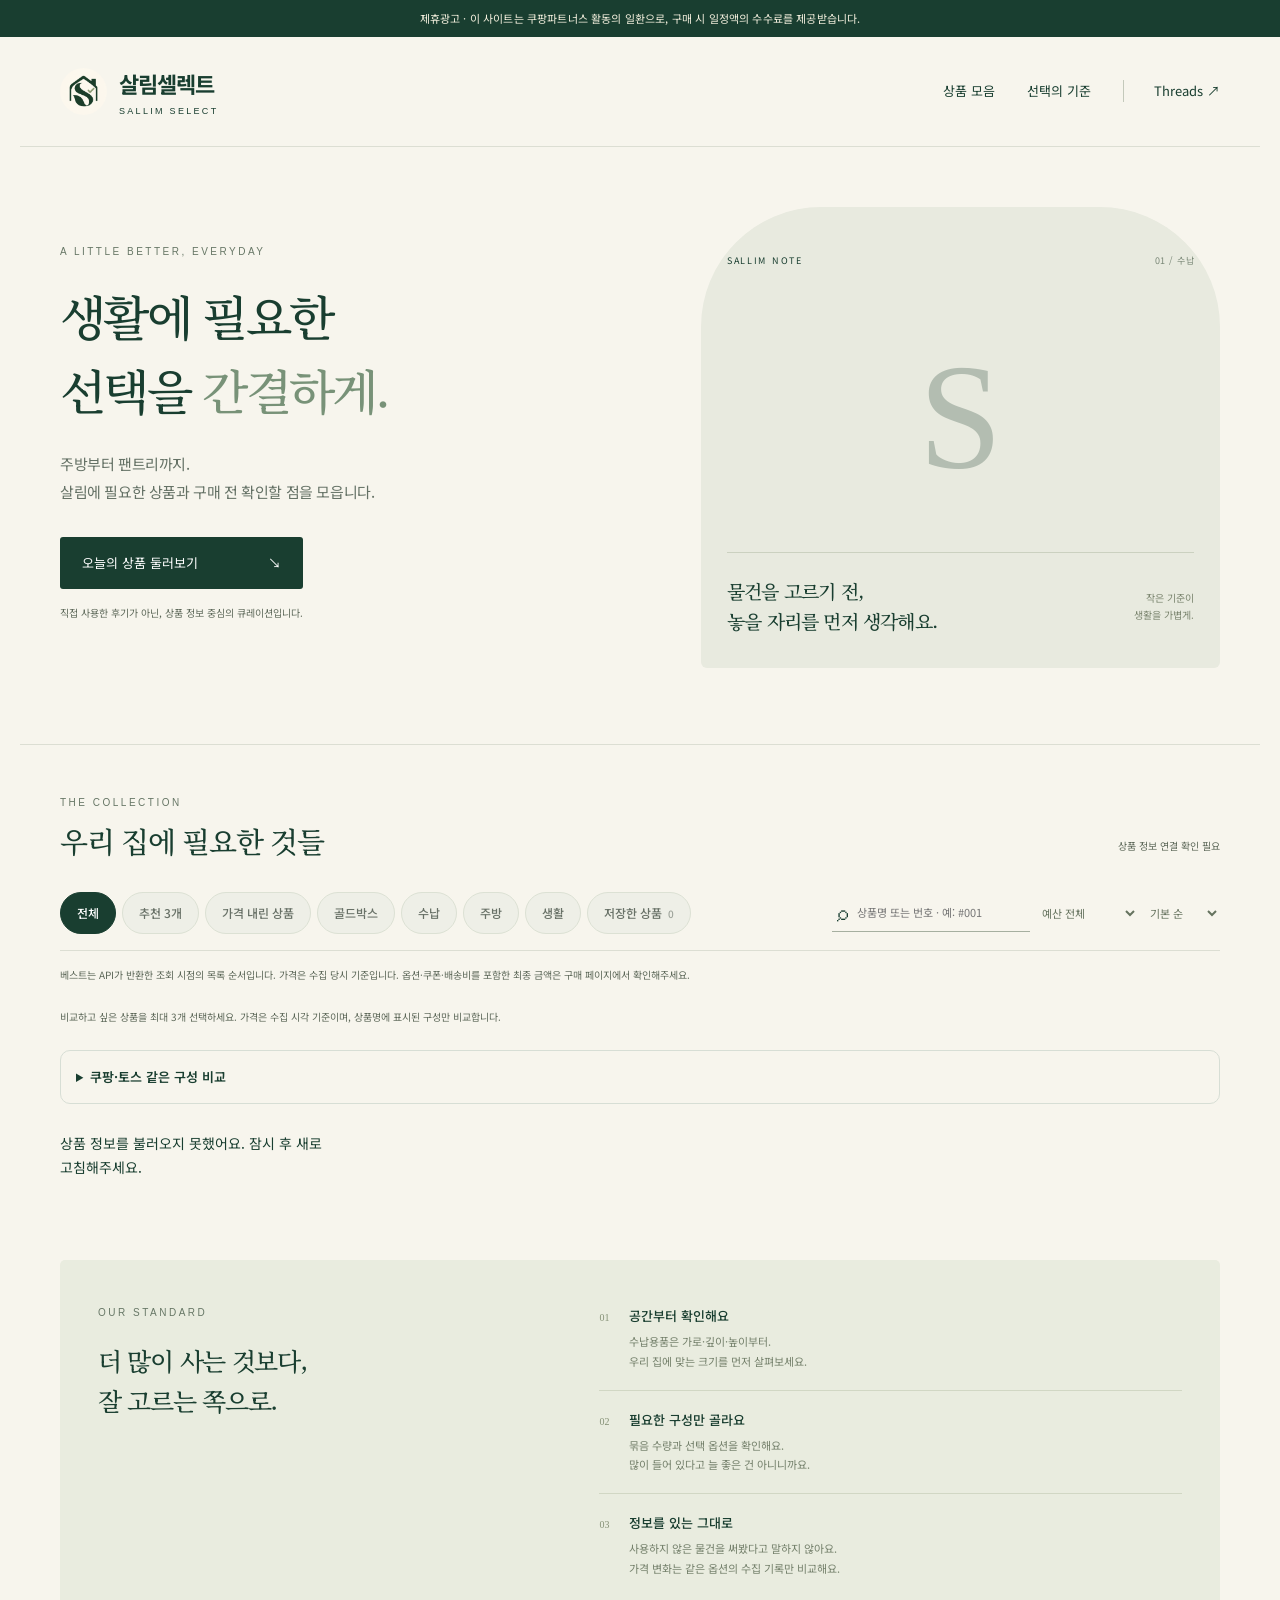
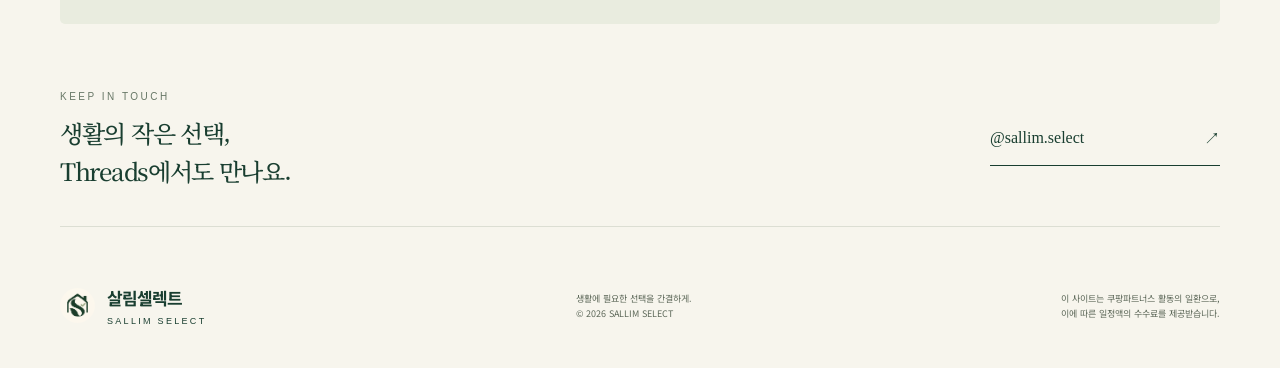
<file: site/index.html>
<!doctype html>
<html lang="ko"><head><meta charset="utf-8"><meta name="viewport" content="width=device-width,initial-scale=1"><meta name="theme-color" content="#193e30"><title>살림셀렉트 | 생활의 좋은 선택</title><meta name="description" content="주방·수납·생활용품, 필요한 선택을 간결하게. 살림셀렉트에서 상품 정보와 가격을 확인하세요."><meta property="og:title" content="살림셀렉트 · 생활의 좋은 선택"><meta property="og:description" content="주방부터 팬트리까지. 생활에 필요한 상품을 한곳에."><link rel="icon" href="logo.png"><link rel="stylesheet" href="style.css?v=growth-10"></head>
<body><div class="disclosure">제휴광고 · 이 사이트는 쿠팡파트너스 활동의 일환으로, 구매 시 일정액의 수수료를 제공받습니다.</div><header><a class="brand" href="#"><img src="logo.png" alt=""><span>살림셀렉트<small>SALLIM SELECT</small></span></a><nav><a href="#collection">상품 모음</a><a href="#standard">선택의 기준</a><a class="threads" href="https://www.threads.com/@sallim.select" target="_blank" rel="noopener">Threads ↗</a></nav></header>
<main><section class="hero"><div class="intro"><p class="eyebrow">A LITTLE BETTER, EVERYDAY</p><h1><span class="headline-line">생활에 필요한</span><span class="headline-line">선택을 <em>간결하게.</em></span></h1><p class="lead">주방부터 팬트리까지.<br>살림에 필요한 상품과 구매 전 확인할 점을 모읍니다.</p><a class="primary" href="#collection">오늘의 상품 둘러보기 <span>↘</span></a><p class="note">직접 사용한 후기가 아닌, 상품 정보 중심의 큐레이션입니다.</p></div><div class="feature"><span class="feature-label">SALLIM NOTE <span>01 / 수납</span></span><div class="feature-image"><img id="featureImage" alt="" hidden><div id="featureFallback" class="monogram">S</div></div><div class="feature-caption"><p>물건을 고르기 전,<br>놓을 자리를 먼저 생각해요.</p><span>작은 기준이<br>생활을 가볍게.</span></div></div></section>
<section class="collection" id="collection"><div class="section-top"><div><p class="eyebrow">THE COLLECTION</p><h2>우리 집에 필요한 것들</h2></div><p id="updated" class="updated" role="status">상품 정보를 불러오고 있어요.</p></div><div class="controls"><div class="filters" role="group" aria-label="상품 카테고리"><button class="active" data-category="전체" aria-pressed="true">전체</button><button data-category="추천" aria-pressed="false">추천 3개</button><button data-category="하락" aria-pressed="false">가격 내린 상품</button><button data-category="골드박스" aria-pressed="false">골드박스</button><button data-category="수납" aria-pressed="false">수납</button><button data-category="주방" aria-pressed="false">주방</button><button data-category="생활" aria-pressed="false">생활</button><button data-category="저장" aria-pressed="false">저장한 상품 <span id="savedCount">0</span></button></div><div class="tools"><label class="search"><span aria-hidden="true">⌕</span><input id="search" type="search" placeholder="상품명 또는 번호 · 예: #001" aria-label="상품 검색"></label><select id="budget" aria-label="상품 예산"><option value="all">예산 전체</option><option value="10000">1만원 이하</option><option value="30000">1만원 초과~3만원</option><option value="over">3만원 초과</option></select><select id="sort" aria-label="상품 정렬"><option value="default">기본 순</option><option value="low">가격 낮은 순</option><option value="high">가격 높은 순</option></select></div></div><p class="price-note">베스트는 API가 반환한 조회 시점의 목록 순서입니다. 가격은 수집 당시 기준입니다. 옵션·쿠폰·배송비를 포함한 최종 금액은 구매 페이지에서 확인해주세요.</p><p id="comparisonStatus" class="price-note" role="status"></p><p class="price-note">비교하고 싶은 상품을 최대 3개 선택하세요. 가격은 수집 시각 기준이며, 상품명에 표시된 구성만 비교합니다.</p><section id="comparePanel" hidden aria-label="선택 상품 비교"></section><details class="market-comparison"><summary>쿠팡·토스 같은 구성 비교</summary><div id="marketCompare">확인된 동일 상품을 불러오고 있어요.</div></details><div id="grid" class="grid" aria-live="polite"><p>상품 목록을 준비하고 있어요.</p></div><p id="message" class="message" hidden></p></section>
<section class="standard" id="standard"><div><p class="eyebrow">OUR STANDARD</p><h2>더 많이 사는 것보다,<br>잘 고르는 쪽으로.</h2></div><div class="principles"><article><span>01</span><h3>공간부터 확인해요</h3><p>수납용품은 가로·깊이·높이부터.<br>우리 집에 맞는 크기를 먼저 살펴보세요.</p></article><article><span>02</span><h3>필요한 구성만 골라요</h3><p>묶음 수량과 선택 옵션을 확인해요.<br>많이 들어 있다고 늘 좋은 건 아니니까요.</p></article><article><span>03</span><h3>정보를 있는 그대로</h3><p>사용하지 않은 물건을 써봤다고 말하지 않아요.<br>가격 변화는 같은 옵션의 수집 기록만 비교해요.</p></article></div></section><section class="follow"><div><p class="eyebrow">KEEP IN TOUCH</p><h2>생활의 작은 선택,<br>Threads에서도 만나요.</h2></div><a href="https://www.threads.com/@sallim.select" target="_blank" rel="noopener">@sallim.select <span>↗</span></a></section></main><footer><a class="brand" href="#"><img src="logo.png" alt=""><span>살림셀렉트<small>SALLIM SELECT</small></span></a><p>생활에 필요한 선택을 간결하게.<br>© 2026 SALLIM SELECT</p><p>이 사이트는 쿠팡파트너스 활동의 일환으로,<br>이에 따른 일정액의 수수료를 제공받습니다.</p></footer><div id="toast" role="status" hidden></div><script src="app.js?v=growth-10" defer></script></body></html>
</file>
<file: site/style.css>
@import url('https://fonts.googleapis.com/css2?family=Noto+Sans+KR:wght@400;500;600;700&family=Noto+Serif+KR:wght@400;500;600&display=swap');
:root{--green:#193e30;--muted:#687167;--cream:#f7f5ed;--line:#dcded3}*{box-sizing:border-box}html{scroll-behavior:smooth;scroll-padding-top:25px}body{margin:0;background:var(--cream);color:var(--green);font:14px/1.7 'Noto Sans KR',sans-serif}a{color:inherit;text-decoration:none}button,input,select{font:inherit}button,a,input,select{-webkit-tap-highlight-color:transparent}button{cursor:pointer}button:focus-visible,a:focus-visible,input:focus-visible,select:focus-visible{outline:3px solid #a18e54;outline-offset:4px}.disclosure{text-align:center;background:var(--green);color:#f4f0de;font-size:11px;padding:9px 18px;letter-spacing:.015em}header,main,footer{max-width:1240px;margin:auto}header{height:110px;display:flex;align-items:center;justify-content:space-between;padding:0 40px;border-bottom:1px solid var(--line)}.brand{display:flex;align-items:center;gap:12px;font-size:22px;font-weight:700;letter-spacing:-1px}.brand img{width:47px;height:47px;border-radius:50%}.brand small{display:block;font:9px/1.3 sans-serif;letter-spacing:2.3px;margin-top:3px}nav{display:flex;gap:32px;font-size:13px}nav a:hover{text-decoration:underline}nav .threads{border-left:1px solid #c4c9bb;padding-left:30px}.hero{padding:60px 40px 76px;display:grid;grid-template-columns:1.1fr 1fr;gap:70px;align-items:center}.eyebrow{font:10px/1.5 sans-serif;letter-spacing:2.5px;margin:0 0 20px;color:#677766}.intro h1{font:500 48px/1.55 'Noto Serif KR',serif;letter-spacing:-2.7px;margin:0 0 22px}.intro h1 em{font-style:normal;color:#789278}.lead{font-size:15px;line-height:1.9;color:#647165;letter-spacing:-.4px}.primary{display:flex;justify-content:space-between;width:243px;background:var(--green);color:white;padding:15px 22px;margin:30px 0 15px;border-radius:3px;font-size:13px}.primary:hover{background:#315843}.note{font-size:10px;color:#848b7d}.feature{background:#e8eadf;padding:24px 26px 0;position:relative;border-radius:120px 120px 6px 6px;overflow:hidden}.feature-label{display:flex;justify-content:space-between;font-size:9px;letter-spacing:1.7px;margin:22px 0 14px}.feature-label span{letter-spacing:.5px;color:#788675}.feature-image{height:270px;display:flex;align-items:center;justify-content:center;mix-blend-mode:multiply}.feature-image img{max-width:100%;max-height:100%;object-fit:contain}.monogram{font:150px Georgia,serif;opacity:.25}.feature-caption{border-top:1px solid #cbd1c0;display:flex;align-items:center;justify-content:space-between;padding:4px 0 12px}.feature-caption p{font:500 19px/1.6 'Noto Serif KR',serif;letter-spacing:-.8px}.feature-caption>span{font-size:10px;text-align:right;color:#7b856f}.collection{border-top:1px solid var(--line);padding:50px 40px 60px}.section-top{display:flex;align-items:end;justify-content:space-between;gap:20px}.section-top .eyebrow{margin-bottom:8px}h2{font:500 29px/1.6 'Noto Serif KR',serif;letter-spacing:-1.3px;margin:0}.updated{font-size:10px;color:#7a8378;text-align:right}.controls{display:flex;justify-content:space-between;gap:16px;align-items:center;border-bottom:1px solid var(--line);padding:28px 0 16px}.filters{display:flex;gap:6px;flex-wrap:wrap}.filters button{border:1px solid transparent;background:transparent;border-radius:30px;padding:7px 17px;color:#687167;font-size:12px}.filters button.active{background:var(--green);color:#fff}.filters span{font-size:10px;opacity:.6;margin-left:3px}.tools{display:flex;gap:8px;align-items:center}.search{display:flex;gap:7px;border-bottom:1px solid #a6afa0;padding:5px}.search span{font:22px serif}.search input{background:none;border:0;outline:none;width:170px;font-size:11px;color:var(--green)}select{background:none;border:0;color:#66735f;font-size:11px;max-width:110px}.price-note{font-size:10px;color:#858c7f;margin:15px 0 25px}.grid{display:grid;grid-template-columns:repeat(4,minmax(0,1fr));gap:34px 22px}.card{min-width:0;position:relative}.photo{background:#fff;height:235px;border:1px solid #e6e7df;border-radius:5px;display:flex;align-items:center;justify-content:center;overflow:hidden}.photo img{width:88%;height:88%;object-fit:contain;transition:transform .3s}.photo:hover img{transform:scale(1.04)}.save{position:absolute;right:9px;top:9px;border:1px solid #e4e6dd;background:#ffffffed;width:31px;height:31px;border-radius:50%;color:var(--green);font-size:19px}.save[aria-pressed=true]{background:var(--green);color:#fff}.category{margin:15px 0 7px;display:flex;align-items:center;gap:8px;font-size:10px;letter-spacing:.3px;color:#78846e}.rocket{font-size:9px;color:#426f76}.card h3{font-size:13px;font-weight:500;line-height:1.7;margin:0 0 10px;letter-spacing:-.3px;min-height:44px;display:-webkit-box;-webkit-line-clamp:2;-webkit-box-orient:vertical;overflow:hidden}.price{font-weight:600;font-size:19px;letter-spacing:-.7px}.price small{font-size:12px;font-weight:400}.change{font-size:10px;color:#8b7650;min-height:17px}.buy{display:flex;justify-content:space-between;align-items:center;border-top:1px solid var(--line);margin-top:12px;padding-top:10px;font-size:11px}.buy span{font-size:16px}.buy:hover{color:#80926d}.message{text-align:center;padding:55px;color:#7c8575}.standard{display:grid;grid-template-columns:1fr 1.35fr;gap:70px;background:#e9ecdf;margin:20px 40px 0;padding:45px 38px;border-radius:5px}.standard h2{font-size:25px}.principles article{position:relative;padding:0 0 18px 30px;margin-bottom:18px;border-bottom:1px solid #d1d7c4}.principles article:last-child{border:0;margin-bottom:0;padding-bottom:0}.principles article>span{position:absolute;left:0;font:10px/2.5 serif;color:#859176}.principles h3{font-size:13px;margin:0 0 5px;font-weight:500}.principles p{font-size:11px;margin:0;color:#75816c;line-height:1.8}.follow{margin:55px 40px;padding:10px 0 35px;display:flex;align-items:center;justify-content:space-between;border-bottom:1px solid var(--line)}.follow h2{font-size:24px}.follow>a{font:16px Georgia,serif;border-bottom:1px solid var(--green);padding:15px 0;width:230px;display:flex;justify-content:space-between}.follow .eyebrow{margin-bottom:10px}footer{padding:0 40px 38px;display:flex;gap:25px;justify-content:space-between;align-items:center}footer .brand{font-size:17px}footer .brand img{width:35px;height:35px}footer p{font-size:9px;color:#838b7d}#toast{position:fixed;bottom:25px;left:50%;transform:translateX(-50%);background:var(--green);color:white;border-radius:30px;padding:12px 24px;font-size:12px;z-index:10;white-space:nowrap}@media(min-width:1500px){header,main,footer{max-width:1350px}.hero{gap:110px}.feature-image{height:310px}.intro h1{font-size:53px}}@media(max-width:900px){.hero{gap:30px}.intro h1{font-size:37px}.feature-image{height:230px}.grid{grid-template-columns:repeat(3,minmax(0,1fr))}.controls{align-items:start;flex-direction:column}.tools{width:100%;justify-content:space-between}.standard{gap:30px;padding:30px}.photo{height:210px}}@media(max-width:600px){.disclosure{font-size:9px;padding:9px 20px;line-height:1.7}header{height:86px;padding:0 22px}.brand{font-size:19px}.brand img{width:39px;height:39px}nav{gap:0}nav>a:not(.threads){display:none}nav .threads{border:0;padding:0;font-size:11px}.hero{padding:35px 22px 38px;grid-template-columns:1fr;gap:26px}.intro h1{font-size:37px;line-height:1.5;letter-spacing:-2px}.eyebrow{font-size:9px;margin-bottom:14px}.lead{font-size:13px}.primary{margin-top:23px;width:230px}.feature{border-radius:90px 90px 4px 4px;padding:12px 22px 0}.feature-image{height:220px}.feature-label{margin-top:22px}.feature-caption p{font-size:17px}.collection{padding:32px 22px}.section-top{display:block}h2{font-size:25px}.updated{text-align:left;margin:10px 0 0}.controls{padding-top:15px}.filters{gap:2px}.filters button{padding:7px 12px;font-size:11px}.search input{width:170px}.price-note{line-height:1.8}.grid{grid-template-columns:repeat(2,minmax(0,1fr));gap:25px 14px}.photo{height:174px}.card h3{font-size:12px;min-height:40px}.category{font-size:9px;margin-top:11px}.price{font-size:18px}.save{width:29px;height:29px}.standard{margin:15px 22px 0;grid-template-columns:1fr;padding:28px 25px;gap:27px}.standard h2{font-size:24px}.follow{margin:38px 22px 30px;display:block}.follow h2{font-size:23px}.follow>a{margin-top:20px;width:100%}footer{padding:0 22px 30px;flex-wrap:wrap;gap:5px 20px}footer>.brand{width:100%;margin-bottom:8px}footer p{font-size:9px}.message{padding:30px 0}}@media(prefers-reduced-motion:reduce){html{scroll-behavior:auto}.photo img{transition:none}}

/* Readable layouts for narrow in-app browsers and enlarged system text. */
html{-webkit-text-size-adjust:100%;text-size-adjust:100%}
.headline-line{display:block;word-break:keep-all;overflow-wrap:break-word}
.intro,.feature,.tools,.search,.brand>span{min-width:0}
.card h3{display:block;-webkit-line-clamp:unset;overflow:visible;word-break:keep-all;overflow-wrap:anywhere;height:auto}
.category{flex-wrap:wrap;row-gap:3px}
.change{overflow-wrap:anywhere;line-height:1.65;color:#74613b}
.updated,.note,.price-note,footer p{color:#5d6859}
@media(max-width:600px){
 body{font-size:16px;line-height:1.7}
 header{height:auto;min-height:88px;padding:20px;gap:12px}
 .brand{font-size:22px;gap:10px;line-height:1.3;white-space:nowrap}
 .brand img{width:40px;height:40px;flex-shrink:0}
 .brand small{font-size:10px;letter-spacing:2px;margin-top:7px}
 nav .threads{font-size:13px;display:flex;align-items:center;min-height:44px;white-space:nowrap}
 .disclosure{font-size:12px;line-height:1.75;padding:11px 20px;word-break:keep-all}
 .hero{padding:30px 20px 32px;gap:26px}
 .intro h1{font-size:clamp(28px,8.2vw,38px);letter-spacing:-1.2px;line-height:1.55;margin:0 0 20px}
 .intro h1 em{color:#597450}
 .eyebrow{font-size:10px;letter-spacing:1.8px;line-height:1.6;margin-bottom:16px}
 .lead{font-size:16px;line-height:1.8;word-break:keep-all;overflow-wrap:break-word}
 .primary{font-size:16px;min-height:52px;width:100%;padding:14px 20px;margin:24px 0 14px;align-items:center}
 .note{font-size:12px;line-height:1.8;word-break:keep-all}
 .feature-label{font-size:11px;letter-spacing:1px}
 .feature-caption p{font-size:19px}
 .feature-caption>span{font-size:12px;line-height:1.7}
 .collection{padding:30px 20px}
 h2{font-size:27px;word-break:keep-all;overflow-wrap:break-word}
 .updated{font-size:13px;line-height:1.8;word-break:keep-all}
 .controls{gap:18px;padding:18px 0}
 .filters{gap:7px;display:flex;flex-wrap:wrap;width:100%}
 .filters button{min-height:44px;font-size:14px;padding:8px 14px;border-color:#d7ddce}
 .filters span{font-size:12px;opacity:1}
 .tools{gap:10px;align-items:stretch;width:100%}
 .search{flex:1;min-width:0;align-items:center;gap:6px;padding:6px 0;min-height:46px}
 .search input{font-size:16px;width:100%;min-width:0}
 .search input::placeholder{font-size:13px;color:#65715f}
 select{font-size:14px;max-width:112px;min-height:46px;padding:0 2px}
 .price-note{font-size:12px;line-height:1.85;word-break:keep-all;margin:16px 0}
 #comparisonStatus{background:#e9ecdf;padding:12px 14px;border-radius:6px;color:#344d35;font-size:13px}
 .grid{gap:24px 16px}
 .card h3{font-size:16px;line-height:1.7;font-weight:600;letter-spacing:-.3px;min-height:0;margin-bottom:12px}
 .category{font-size:12px;line-height:1.6;gap:5px;margin:12px 0 8px;color:#4d6650}
 .rocket{font-size:11px;color:#355f68}
 .price{font-size:23px;line-height:1.6;letter-spacing:-.5px}
 .price small{font-size:14px}
 .change{font-size:12px;line-height:1.8;margin:3px 0 8px;min-height:0}
 .buy{font-size:14px;min-height:48px;padding:10px 0;gap:8px}
 .save{width:44px;height:44px;font-size:23px;right:7px;top:7px}
 .photo{height:auto;aspect-ratio:1}
 .standard{margin:0 20px;padding:26px 22px}
 .standard h2{font-size:25px}
 .principles article{padding-left:26px}
 .principles article>span{font-size:12px}
 .principles h3{font-size:16px;line-height:1.7}
 .principles p{font-size:14px;line-height:1.85;word-break:keep-all;overflow-wrap:break-word}
 .principles p br{display:none}
 .follow{margin:34px 20px 28px}
 .follow h2{font-size:25px}
 .follow>a{min-height:48px;font-size:18px}
 footer{padding:0 20px 28px}
 footer p{font-size:12px;line-height:1.85;word-break:keep-all}
 footer p br{display:none}
 .message{font-size:15px}
}
@media(max-width:480px){
 .grid{grid-template-columns:minmax(0,1fr);gap:0}
 .card{display:grid;grid-template-columns:108px minmax(0,1fr);column-gap:16px;align-content:start;position:relative;border-bottom:1px solid #d9ded0;padding:22px 0}
 .photo{grid-column:1;grid-row:1 / span 4;height:128px;aspect-ratio:auto;align-self:start}
 .category,.card h3,.price,.change{grid-column:2}
 .category{margin:0 0 7px}
 .card h3{margin-bottom:8px;font-size:15px}
 .price{font-size:22px}
 .buy{grid-column:1 / -1;margin-top:14px}
 .save{left:6px;right:auto;top:28px;width:40px;height:40px;font-size:22px}
 .change{font-size:12px}
}
@media(max-width:350px){
 .brand{font-size:20px;gap:8px}.brand img{width:34px;height:34px}.brand small{font-size:9px;letter-spacing:1.5px}
 .card{grid-template-columns:90px minmax(0,1fr);column-gap:12px}.photo{height:112px}
 .filters button{padding:8px 11px}.intro h1{font-size:28px}
}

/* Price history: distinguish reference price from the current change. */
.change.price-history{padding:12px 13px;margin:10px 0 6px;background:#fff;border:1px solid #d7dfd1;border-radius:8px;color:#2a4030;font-size:13px;line-height:1.6}
.history-reference{display:flex;align-items:baseline;flex-wrap:wrap;column-gap:7px;row-gap:2px}
.history-label{font-size:12px;font-weight:500;color:#4e5e4b}
.history-reference strong{font-size:16px;letter-spacing:-.3px;font-weight:700;color:#233f2e;font-variant-numeric:tabular-nums}
.history-reference strong small{font-size:12px;font-weight:500;margin-left:2px}
.history-reference time{font-size:11px;color:#586450;white-space:nowrap}
.price-status{display:inline-flex;align-items:center;font-size:13px;font-weight:700;padding:4px 9px;margin-top:8px;border-radius:5px;line-height:1.6}
.price-status.same{color:#294e37;background:#e7f0e8}
.price-status.down{color:#12517e;background:#e3f1fc}
.price-status.up{color:#953429;background:#fceae5}
.history-empty{font-size:12px;color:#5d6859;margin:5px 0}
@media(max-width:600px){.change.price-history{padding:11px 12px;margin:10px 0 5px}.history-reference strong{font-size:17px}.history-reference time{font-size:12px}.history-label{font-size:12px}.price-status{font-size:14px;padding:5px 10px}.history-reference{column-gap:6px;row-gap:3px}}
/* Compact price comparison, secondary to the current price. */
.change.price-history{padding:0;margin:4px 0 6px;background:transparent;border:0;border-radius:0;font-size:11px;line-height:1.5}
.history-reference{column-gap:5px;row-gap:0}
.history-label{font-size:11px;font-weight:400;color:#626d5d}
.history-reference strong{font-size:12px;font-weight:500;letter-spacing:0;color:#465641}
.history-reference strong small{font-size:11px;margin-left:1px}
.history-reference time{font-size:10px;color:#68725f}
.price-status{font-size:11px;font-weight:600;padding:0;margin-top:2px;border-radius:0;line-height:1.5}
.price-status.same{color:#51664d;background:transparent}
.price-status.down{color:#215f87;background:transparent}
.price-status.up{color:#964338;background:transparent}
@media(max-width:600px){.change.price-history{padding:0;margin:4px 0 5px}.history-reference strong{font-size:12px}.history-reference time{font-size:10px}.history-label{font-size:11px}.price-status{font-size:11px;padding:0}.history-reference{column-gap:5px;row-gap:0}}
/* Two products per row on phones, with full product titles. */
@media(max-width:480px){
 .grid{grid-template-columns:repeat(2,minmax(0,1fr));gap:24px 14px}
 .card{display:flex;flex-direction:column;min-width:0;gap:0;padding:0;border-bottom:0}
 .photo{display:flex;flex-shrink:0;width:100%;height:auto;aspect-ratio:1;align-self:auto;grid-column:auto;grid-row:auto}
 .photo img{width:88%;height:88%;max-width:100%;object-fit:contain}
 .category{margin:10px 0 6px;font-size:11px;gap:4px;line-height:1.6}
 .category .rocket{font-size:10px}
 .card h3{font-size:14px;line-height:1.65;font-weight:500;margin:0 0 8px;word-break:keep-all;overflow-wrap:anywhere;display:block;overflow:visible;min-height:0}
 .price{font-size:20px;line-height:1.5;letter-spacing:-.4px}
 .price small{font-size:12px}
 .change.price-history{margin:4px 0 8px;padding:0}
 .history-reference{gap:0 4px;line-height:1.5}
 .history-label{font-size:10px}
 .history-reference strong{font-size:11px}
 .history-reference strong small,.history-reference time{font-size:10px}
 .price-status{font-size:11px;margin-top:2px}
 .history-empty{font-size:11px;line-height:1.6;margin:4px 0 8px}
 .buy{margin-top:auto;padding:10px 0;min-height:44px;font-size:12px;gap:5px}
 .save{left:auto;right:5px;top:5px;width:36px;height:36px;font-size:21px}
}
@media(max-width:350px){
 .collection{padding-left:16px;padding-right:16px}
 .grid{gap:22px 12px}
 .card{display:flex;grid-template-columns:none;column-gap:0}
 .photo{height:auto}
 .card h3{font-size:13px}
 .price{font-size:19px}
}
.compare-toggle{background:transparent;border:1px solid #b8c4af;border-radius:4px;color:#304e38;padding:7px 9px;font-size:12px;min-height:40px;margin:8px 0;width:100%}.compare-toggle[aria-pressed=true]{background:#e4eddf}.post-link{font-size:12px;text-decoration:underline;margin:7px 0}.comparison-cards{display:grid;grid-template-columns:repeat(auto-fit,minmax(190px,1fr));gap:15px}.comparison-cards article{padding:16px;background:#fff;border:1px solid #d5ddcd;border-radius:6px;min-width:0;overflow-wrap:anywhere}.comparison-cards strong{font-size:14px;line-height:1.7}.comparison-cards a,.comparison-cards button{display:block;margin-top:12px;font-size:13px}.comparison-cards button{background:transparent;border:0;text-decoration:underline;color:#526149;min-height:40px;cursor:pointer}#comparePanel{margin:20px 0 30px;padding:16px;background:#ebeee3;border-radius:8px}.card>.price-note{margin:4px 0 8px;font-size:11px}
.signal-note{font-size:11px;line-height:1.65;color:#40583c;margin:6px 0}.price-detail{font-size:11px;line-height:1.7;margin:5px 0 10px;color:#52634b}.price-detail summary{cursor:pointer;min-height:32px;padding:5px 0}.price-detail p{font-size:10px;margin:4px 0}

/* Consistent card hierarchy, inspired by compact retail catalogues. */
.filters button{background:#eeefe7;border-color:#dce1d4;min-height:42px;padding:8px 16px;font-weight:500;transition:background .15s,color .15s}
.filters button:hover{background:#e0e7d9}.filters button.active{background:var(--green);border-color:var(--green);color:white}
.photo{border-radius:12px;border-color:#e0e4da}.card h3{display:block;-webkit-line-clamp:unset;overflow:visible;overflow-wrap:anywhere;font-weight:600;line-height:1.65}
.category{flex-wrap:wrap;gap:5px}.rank-label{display:inline-block;background:#e5ecdf;color:#294c36;border-radius:5px;padding:2px 6px;font-size:10px;font-weight:600}
.price{font-variant-numeric:tabular-nums;font-weight:700}.buy{font-weight:600;border-bottom:1px solid #bfcbb8}.compare-toggle{border-radius:8px;background:#ffffff70}.save{box-shadow:0 2px 7px #193e3010}
@media(max-width:600px){.filters{gap:7px}.filters button{font-size:12px;padding:7px 12px}.photo{border-radius:10px}.card h3{font-size:13px;line-height:1.6}.rank-label{font-size:9px}.category{min-height:22px}.price{font-size:20px}}

.product-reference{font-size:11px;letter-spacing:.04em;color:#526b5d;margin:8px 0 5px;font-weight:600}.post-link{display:block;margin:8px 0;font-size:12px;text-underline-offset:3px}

.market-comparison{margin:18px 0 28px;padding:15px;border:1px solid #d7ded5;border-radius:10px;font-size:13px}.market-comparison summary{cursor:pointer;font-weight:600}.market-comparison article{padding:12px 0;border-bottom:1px solid #d7ded5}.market-comparison a{color:#193e30}.review-note{font-size:12px;color:#765320;line-height:1.6}

.tools{flex-wrap:wrap}.tools select{min-height:40px}@media(max-width:600px){.tools{width:100%;gap:8px}.tools .search{width:100%}.tools select{flex:1;max-width:none;min-width:0}}
@media(max-width:600px){.tools{display:grid;grid-template-columns:minmax(0,1fr) minmax(0,1fr)}.tools .search{grid-column:1/-1;width:100%}.tools .search input{width:100%;min-width:0}.tools select{width:100%;max-width:none}}
</file>
